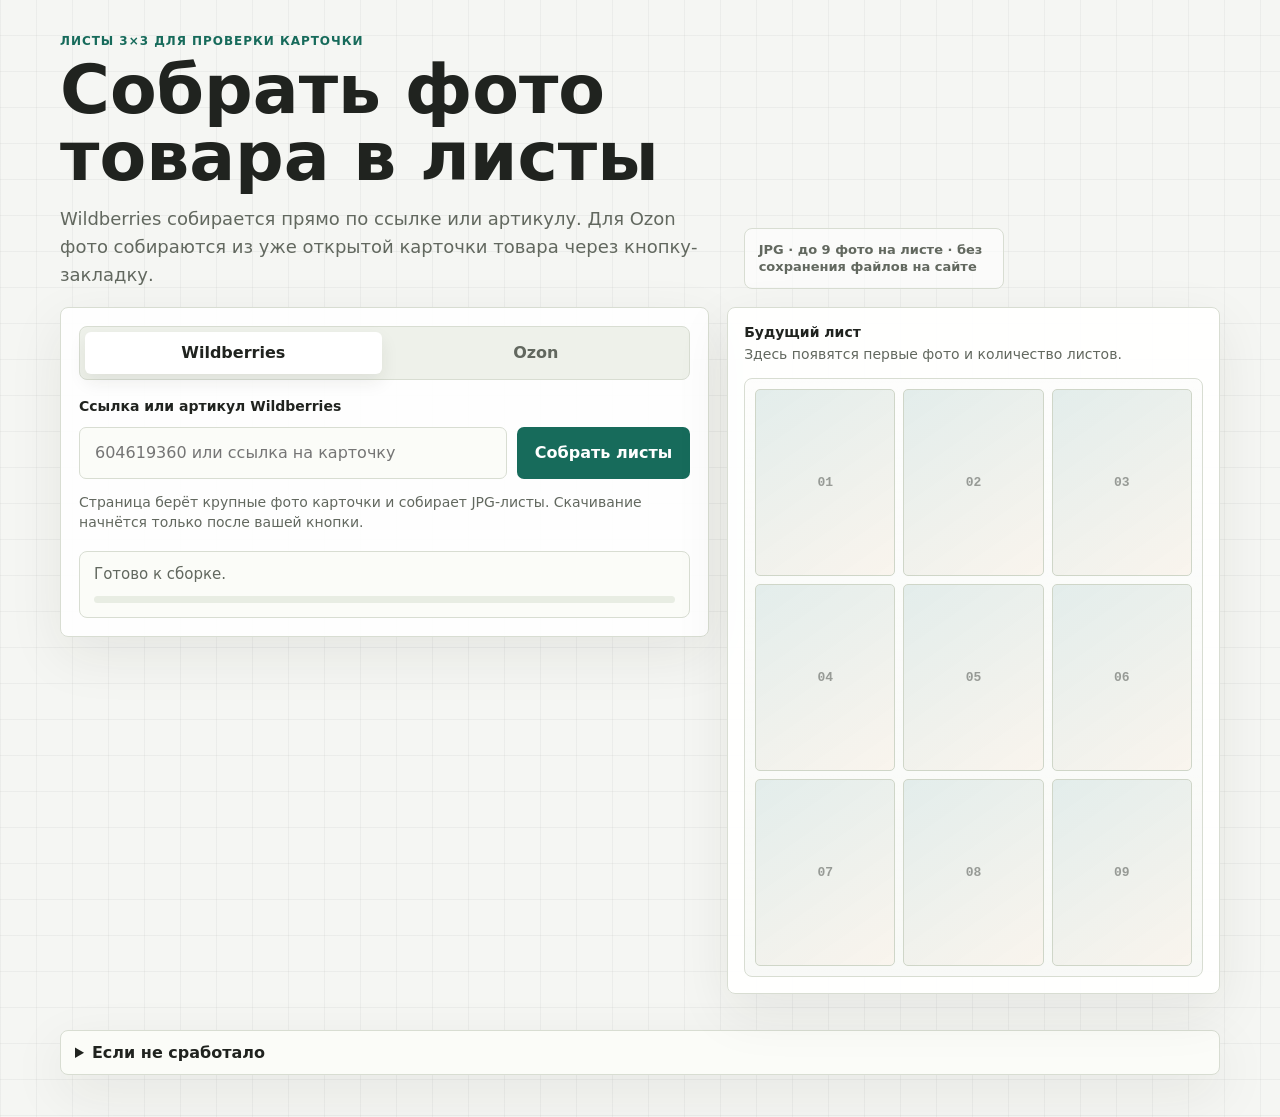
<file: index.html>
<!doctype html>
<html lang="ru">
  <head>
    <meta charset="utf-8">
    <meta name="viewport" content="width=device-width, initial-scale=1">
    <title>Фото товара в листы 3×3</title>
    <link rel="stylesheet" href="styles.css">
  </head>
  <body>
    <main class="app-shell">
      <section class="tool-head" aria-labelledby="page-title">
        <div>
          <p class="kicker">Листы 3×3 для проверки карточки</p>
          <h1 id="page-title">Собрать фото товара в листы</h1>
          <p class="lead">
            Wildberries собирается прямо по ссылке или артикулу. Для Ozon фото
            собираются из уже открытой карточки товара через кнопку-закладку.
          </p>
        </div>
        <p class="head-note">JPG · до 9 фото на листе · без сохранения файлов на сайте</p>
      </section>

      <section class="tool-grid" aria-label="Инструмент сборки листов">
        <section class="work-panel">
          <div class="platform-switch" role="tablist" aria-label="Выбор площадки">
            <button
              id="tab-wb"
              class="platform-tab is-active"
              type="button"
              role="tab"
              aria-selected="true"
              aria-controls="panel-wb"
              data-platform="wb"
            >
              Wildberries
            </button>
            <button
              id="tab-ozon"
              class="platform-tab"
              type="button"
              role="tab"
              aria-selected="false"
              aria-controls="panel-ozon"
              data-platform="ozon"
            >
              Ozon
            </button>
          </div>

          <section id="panel-wb" class="platform-panel is-active" role="tabpanel" aria-labelledby="tab-wb">
            <form id="sheet-form" class="wb-form">
              <label for="card-input">Ссылка или артикул Wildberries</label>
              <div class="input-row">
                <input
                  id="card-input"
                  name="card"
                  type="text"
                  autocomplete="off"
                  inputmode="url"
                  placeholder="604619360 или ссылка на карточку"
                  required
                >
                <button id="build-button" class="primary-action" type="submit">Собрать листы</button>
              </div>
              <p class="hint">
                Страница берёт крупные фото карточки и собирает JPG-листы. Скачивание начнётся
                только после вашей кнопки.
              </p>
            </form>
          </section>

          <section id="panel-ozon" class="platform-panel" role="tabpanel" aria-labelledby="tab-ozon" hidden>
            <div class="ozon-steps">
              <p class="panel-title">Фото собираются прямо из открытой страницы товара.</p>
              <ol class="steps">
                <li>Перетащите кнопку на панель закладок браузера.</li>
                <li>Откройте нужную карточку Ozon и пролистайте галерею товара.</li>
                <li>Нажмите эту закладку на странице товара и соберите листы.</li>
              </ol>
              <a id="bookmarklet-link" class="bookmarklet-button" href="#">Ozon фото в листы</a>
              <p id="bookmarklet-status" class="hint">
                Если автоматический выбор ошибся, в окне Ozon можно снять лишние фото перед сборкой.
              </p>
              <details class="compact-details">
                <summary>Если перетаскивание не работает</summary>
                <label for="bookmarklet-code">Код закладки</label>
                <textarea id="bookmarklet-code" readonly rows="5"></textarea>
                <button id="copy-button" class="secondary-action" type="button">Скопировать код</button>
                <p id="copy-status" class="hint">
                  Создайте обычную закладку и вставьте этот код в поле адреса.
                </p>
              </details>
            </div>
          </section>

          <section class="status-panel" aria-live="polite">
            <div id="status" class="status">Готово к сборке.</div>
            <div class="meter" aria-hidden="true">
              <div id="meter-fill" class="meter-fill"></div>
            </div>
          </section>
        </section>

        <aside class="preview-panel" aria-label="Превью будущего листа">
          <div class="preview-copy">
            <p class="preview-label">Будущий лист</p>
            <p id="plan-summary" class="plan-summary">Здесь появятся первые фото и количество листов.</p>
          </div>
          <div id="sheet-preview" class="sheet-preview" aria-label="Сетка 3 на 3">
            <div class="preview-cell" data-preview-cell>01</div>
            <div class="preview-cell" data-preview-cell>02</div>
            <div class="preview-cell" data-preview-cell>03</div>
            <div class="preview-cell" data-preview-cell>04</div>
            <div class="preview-cell" data-preview-cell>05</div>
            <div class="preview-cell" data-preview-cell>06</div>
            <div class="preview-cell" data-preview-cell>07</div>
            <div class="preview-cell" data-preview-cell>08</div>
            <div class="preview-cell" data-preview-cell>09</div>
          </div>
        </aside>
      </section>

      <section id="results" class="results" aria-label="Готовые листы"></section>

      <details class="help-panel">
        <summary>Если не сработало</summary>
        <div class="help-grid">
          <p>
            Для Wildberries проверьте, что в поле есть артикул или ссылка на карточку. Если товар
            удалён или фото недоступны на публичных серверах, страница покажет понятную ошибку.
          </p>
          <p>
            Для Ozon откройте карточку товара, пролистайте галерею и нажмите кнопку-закладку ещё раз.
            Если фото всё равно не находятся, пришлите ссылку на карточку для проверки.
          </p>
        </div>
      </details>
    </main>

    <script src="app.js"></script>
  </body>
</html>
</file>
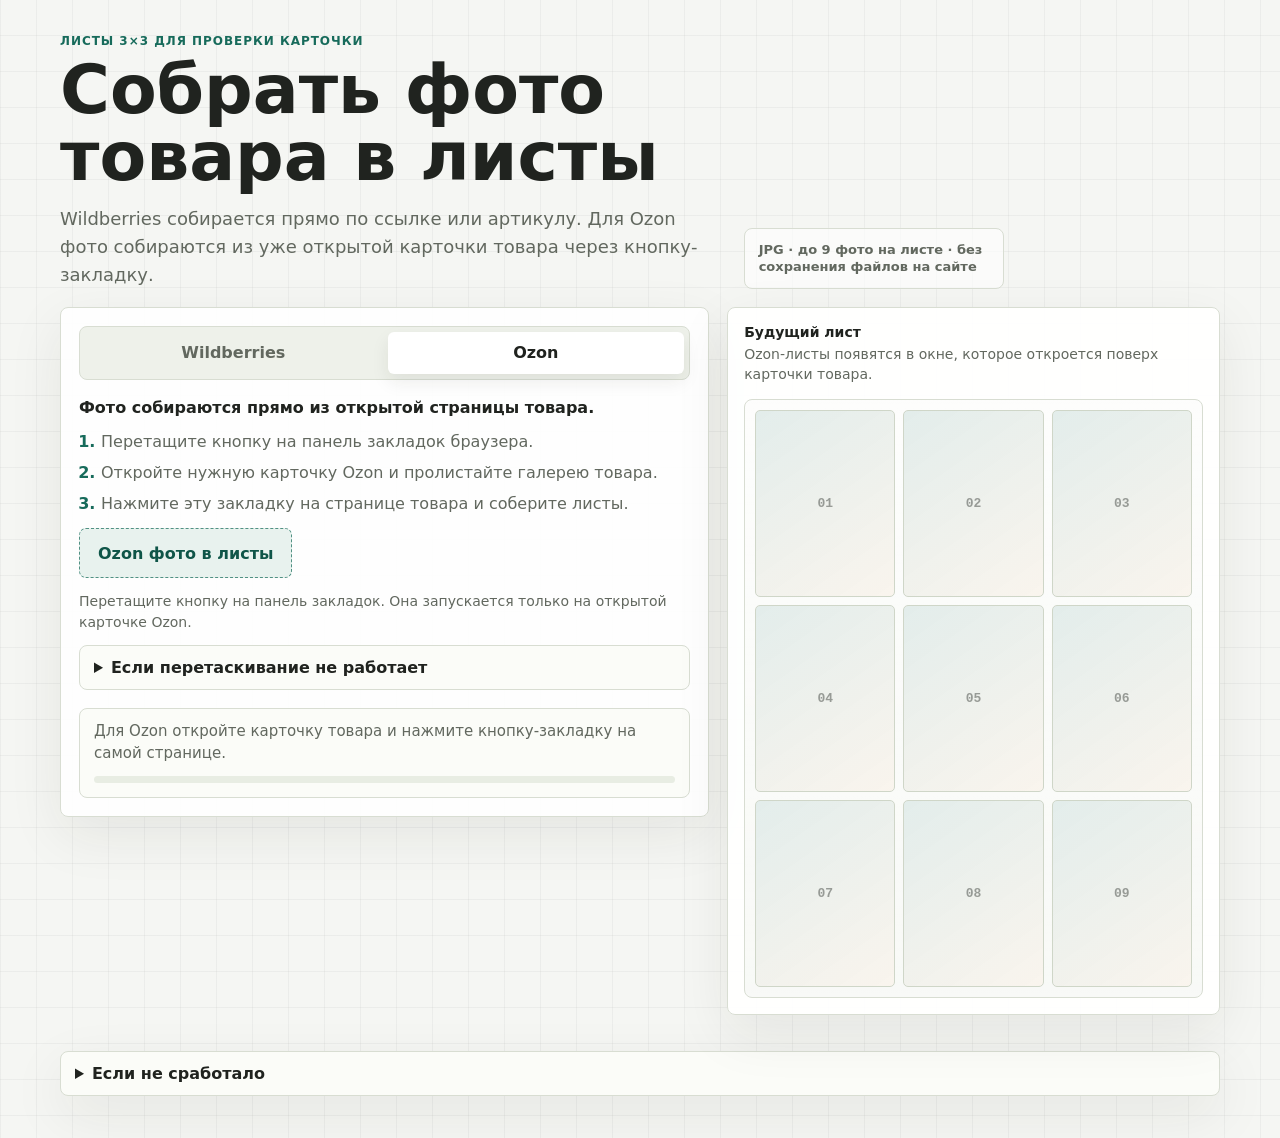
<file: ozon-bookmarklet.html>
<!doctype html>
<html lang="ru">
  <head>
    <meta charset="utf-8">
    <meta name="viewport" content="width=device-width, initial-scale=1">
    <meta http-equiv="refresh" content="0; url=./#ozon">
    <title>Переход к Ozon-разделу</title>
    <link rel="canonical" href="./#ozon">
    <link rel="stylesheet" href="styles.css">
  </head>
  <body>
    <main class="app-shell">
      <section class="work-panel">
        <p class="kicker">Ozon теперь на главной странице</p>
        <h1>Переходим к Ozon-разделу</h1>
        <p class="lead">
          Инструмент теперь собран на одной странице. Если переход не сработал,
          откройте главную страницу и выберите Ozon.
        </p>
        <a class="download-link" href="./#ozon">Открыть Ozon-раздел</a>
      </section>
    </main>
    <script>
      window.location.replace("./#ozon");
    </script>
  </body>
</html>
</file>
<file: styles.css>
:root {
  --bg: #f5f6f3;
  --ink: #20231f;
  --muted: #62685f;
  --panel: #ffffff;
  --line: #d8ddd2;
  --accent: #176b5b;
  --accent-dark: #0f5548;
  --warning: #b7791f;
  --warning-soft: #fbf4e4;
  --danger: #9f2418;
  --paper: #fbfcf8;
  --focus: #176b5b;
  --shadow: 0 18px 55px rgba(32, 35, 31, 0.08);
}

* {
  box-sizing: border-box;
}

html {
  min-width: 320px;
}

body {
  margin: 0;
  min-height: 100vh;
  background:
    linear-gradient(90deg, rgba(32, 35, 31, 0.045) 1px, transparent 1px),
    linear-gradient(0deg, rgba(32, 35, 31, 0.045) 1px, transparent 1px),
    var(--bg);
  background-size: 36px 36px;
  color: var(--ink);
  font-family: Inter, "Segoe UI", system-ui, -apple-system, BlinkMacSystemFont, sans-serif;
}

button,
input,
textarea,
.download-link,
.bookmarklet-button {
  font: inherit;
}

button,
.download-link,
.bookmarklet-button {
  -webkit-tap-highlight-color: transparent;
}

.app-shell {
  width: min(1160px, calc(100% - 28px));
  margin: 0 auto;
  padding: 34px 0 42px;
}

.tool-head {
  display: grid;
  grid-template-columns: minmax(0, 1fr) auto;
  align-items: end;
  gap: 24px;
  padding: 0 0 18px;
}

.kicker {
  margin: 0 0 9px;
  color: var(--accent);
  font-size: 12px;
  font-weight: 900;
  letter-spacing: 0.08em;
  text-transform: uppercase;
}

h1 {
  max-width: 820px;
  margin: 0;
  font-family: Manrope, Inter, "Segoe UI", system-ui, sans-serif;
  font-size: clamp(34px, 5.6vw, 68px);
  font-weight: 900;
  line-height: 0.98;
  letter-spacing: 0;
}

.lead {
  max-width: 760px;
  margin: 15px 0 0;
  color: var(--muted);
  font-size: clamp(16px, 2vw, 18px);
  line-height: 1.55;
}

.head-note {
  width: min(260px, 100%);
  margin: 0;
  padding: 12px 14px;
  border: 1px solid var(--line);
  border-radius: 8px;
  background: rgba(255, 255, 255, 0.64);
  color: var(--muted);
  font-size: 13px;
  font-weight: 750;
  line-height: 1.35;
}

.tool-grid {
  display: grid;
  grid-template-columns: minmax(0, 1.08fr) minmax(320px, 0.82fr);
  gap: 18px;
  align-items: start;
}

.work-panel,
.preview-panel,
.sheet-card,
.help-panel {
  border: 1px solid var(--line);
  border-radius: 8px;
  background: rgba(255, 255, 255, 0.92);
  box-shadow: var(--shadow);
}

.work-panel {
  display: grid;
  gap: 18px;
  padding: 18px;
}

.platform-switch {
  display: grid;
  grid-template-columns: 1fr 1fr;
  gap: 6px;
  padding: 5px;
  border: 1px solid var(--line);
  border-radius: 8px;
  background: #eef1ea;
}

.platform-tab {
  min-height: 42px;
  border: 0;
  border-radius: 6px;
  background: transparent;
  color: var(--muted);
  font-weight: 900;
  cursor: pointer;
}

.platform-tab.is-active {
  background: var(--panel);
  color: var(--ink);
  box-shadow: 0 8px 18px rgba(32, 35, 31, 0.08);
}

.platform-panel {
  display: grid;
  gap: 14px;
}

.wb-form,
.ozon-steps {
  display: grid;
  gap: 13px;
}

label,
.panel-title,
.preview-label {
  margin: 0;
  font-size: 14px;
  font-weight: 900;
}

.panel-title {
  font-size: 16px;
}

.input-row {
  display: grid;
  grid-template-columns: minmax(0, 1fr) auto;
  gap: 10px;
}

input,
textarea {
  width: 100%;
  min-width: 0;
  border: 1px solid var(--line);
  border-radius: 7px;
  background: var(--paper);
  color: var(--ink);
  outline: none;
}

input {
  min-height: 52px;
  padding: 14px 15px;
}

textarea {
  resize: vertical;
  padding: 12px 13px;
  font: 12px/1.45 ui-monospace, SFMono-Regular, Consolas, "Liberation Mono", monospace;
}

input:focus,
textarea:focus {
  border-color: var(--focus);
  box-shadow: 0 0 0 3px rgba(23, 107, 91, 0.16);
}

.primary-action,
.secondary-action,
.download-link,
.bookmarklet-button {
  display: inline-flex;
  align-items: center;
  justify-content: center;
  min-height: 50px;
  border: 0;
  border-radius: 7px;
  padding: 0 18px;
  background: var(--accent);
  color: #fff;
  font-weight: 900;
  text-decoration: none;
  cursor: pointer;
  white-space: nowrap;
}

.secondary-action {
  min-height: 42px;
  justify-self: start;
  background: var(--ink);
}

.bookmarklet-button {
  justify-self: start;
  border: 1px dashed rgba(23, 107, 91, 0.72);
  background: #e8f2ee;
  color: var(--accent-dark);
  cursor: grab;
}

.primary-action:hover,
.download-link:hover {
  background: var(--accent-dark);
}

.secondary-action:hover {
  background: #11130f;
}

.bookmarklet-button:hover {
  background: #dcece7;
}

button:disabled {
  cursor: not-allowed;
  opacity: 0.58;
}

.download-link:focus-visible,
.bookmarklet-button:focus-visible,
button:focus-visible,
summary:focus-visible {
  outline: 3px solid rgba(23, 107, 91, 0.34);
  outline-offset: 2px;
}

.hint {
  margin: 0;
  color: var(--muted);
  font-size: 14px;
  line-height: 1.45;
}

.steps {
  display: grid;
  gap: 8px;
  margin: 0;
  padding-left: 22px;
  color: var(--muted);
  line-height: 1.45;
}

.steps li::marker {
  color: var(--accent);
  font-weight: 900;
}

.compact-details,
.help-panel {
  padding: 12px 14px;
  border: 1px solid var(--line);
  border-radius: 8px;
  background: #fbfcf8;
}

.compact-details summary,
.help-panel summary {
  cursor: pointer;
  color: var(--ink);
  font-weight: 900;
}

.compact-details[open] {
  display: grid;
  gap: 10px;
}

.status-panel {
  padding: 12px 14px 14px;
  border: 1px solid var(--line);
  border-radius: 8px;
  background: #fbfcf8;
}

.status {
  color: var(--muted);
  font-size: 15px;
  line-height: 1.45;
}

.meter {
  height: 7px;
  margin-top: 11px;
  overflow: hidden;
  border-radius: 999px;
  background: #e8ede3;
}

.meter-fill {
  width: 0;
  height: 100%;
  background: var(--accent);
  transition: width 180ms ease;
}

.preview-panel {
  position: sticky;
  top: 18px;
  display: grid;
  gap: 14px;
  padding: 16px;
}

.preview-copy {
  display: grid;
  gap: 4px;
}

.plan-summary {
  margin: 0;
  color: var(--muted);
  font-size: 14px;
  line-height: 1.45;
}

.sheet-preview {
  display: grid;
  grid-template-columns: repeat(3, minmax(0, 1fr));
  gap: 8px;
  padding: 10px;
  border: 1px solid var(--line);
  border-radius: 8px;
  background:
    linear-gradient(180deg, rgba(255, 255, 255, 0.88), rgba(255, 255, 255, 0.6)),
    #eef1ea;
}

.preview-cell {
  display: flex;
  align-items: center;
  justify-content: center;
  aspect-ratio: 3 / 4;
  min-width: 0;
  overflow: hidden;
  border: 1px solid #cfd6c8;
  border-radius: 5px;
  background:
    linear-gradient(145deg, rgba(23, 107, 91, 0.12), rgba(183, 121, 31, 0.08)),
    #fff;
  color: rgba(32, 35, 31, 0.42);
  font-family: ui-monospace, SFMono-Regular, Consolas, "Liberation Mono", monospace;
  font-size: 13px;
  font-weight: 800;
}

.preview-cell img {
  width: 100%;
  height: 100%;
  object-fit: cover;
  display: block;
}

.results {
  display: grid;
  gap: 16px;
  margin-top: 18px;
}

.download-all {
  justify-self: start;
}

.sheet-card {
  display: grid;
  gap: 14px;
  padding: 14px;
}

.sheet-card header {
  display: flex;
  align-items: center;
  justify-content: space-between;
  gap: 14px;
}

.sheet-title {
  margin: 0;
  font-size: 16px;
  font-weight: 900;
}

.sheet-meta {
  margin: 4px 0 0;
  color: var(--muted);
  font-size: 13px;
}

.sheet-card img {
  width: 100%;
  height: auto;
  border: 1px solid var(--line);
  border-radius: 6px;
  background: #fff;
}

.help-panel {
  margin-top: 18px;
}

.help-grid {
  display: grid;
  grid-template-columns: 1fr 1fr;
  gap: 18px;
  margin-top: 12px;
}

.help-grid p {
  margin: 0;
  color: var(--muted);
  font-size: 14px;
  line-height: 1.5;
}

.error {
  color: var(--danger);
}

.warning-note {
  color: var(--warning);
}

[hidden] {
  display: none !important;
}

@media (max-width: 900px) {
  .tool-head,
  .tool-grid,
  .help-grid {
    grid-template-columns: 1fr;
  }

  .head-note {
    width: 100%;
  }

  .preview-panel {
    position: static;
  }
}

@media (max-width: 620px) {
  .app-shell {
    width: min(100% - 18px, 1160px);
    padding: 24px 0 32px;
  }

  .tool-head {
    gap: 16px;
  }

  .work-panel,
  .preview-panel,
  .sheet-card {
    padding: 12px;
  }

  .input-row,
  .sheet-card header {
    display: grid;
    grid-template-columns: 1fr;
  }

  .primary-action,
  .download-link {
    width: 100%;
  }

  .bookmarklet-button,
  .secondary-action {
    width: 100%;
    white-space: normal;
    text-align: center;
  }

  .platform-tab {
    min-height: 40px;
    font-size: 14px;
  }

  .sheet-preview {
    gap: 6px;
    padding: 8px;
  }
}
</file>
